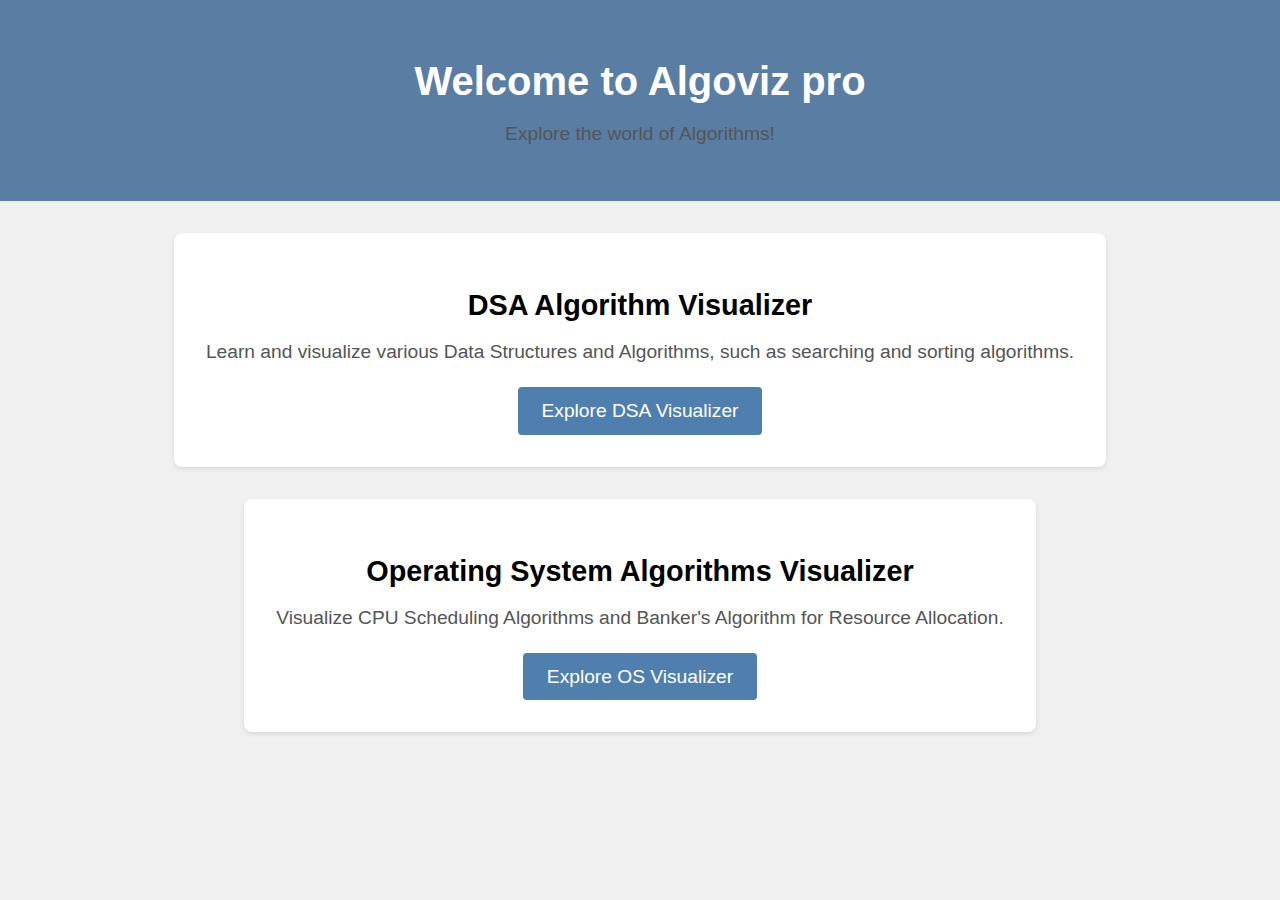
<file: index.html>
<!DOCTYPE html>
<html lang="en">
<head>
  <meta charset="UTF-8">
  <meta name="viewport" content="width=device-width, initial-scale=1.0">
  <title>Algoviz pro</title>
  <link rel="stylesheet" href="style.css">
</head>
<body>
  <header>
    <h1>Welcome to Algoviz pro</h1>
    <p>Explore the world of Algorithms!</p>
  </header>
  <main>
    <section>
      <h2>DSA Algorithm Visualizer</h2>
      <p>Learn and visualize various Data Structures and Algorithms, such as searching and sorting algorithms.</p>
      <a href="dsa.html" class="btn">Explore DSA Visualizer</a>
    </section>
    <section>
      <h2>Operating System Algorithms Visualizer</h2>
      <p>Visualize CPU Scheduling Algorithms and Banker's Algorithm for Resource Allocation.</p>
      <a href="os.html" class="btn">Explore OS Visualizer</a>
    </section>
  </main>
  
</body>
</html>
</file>
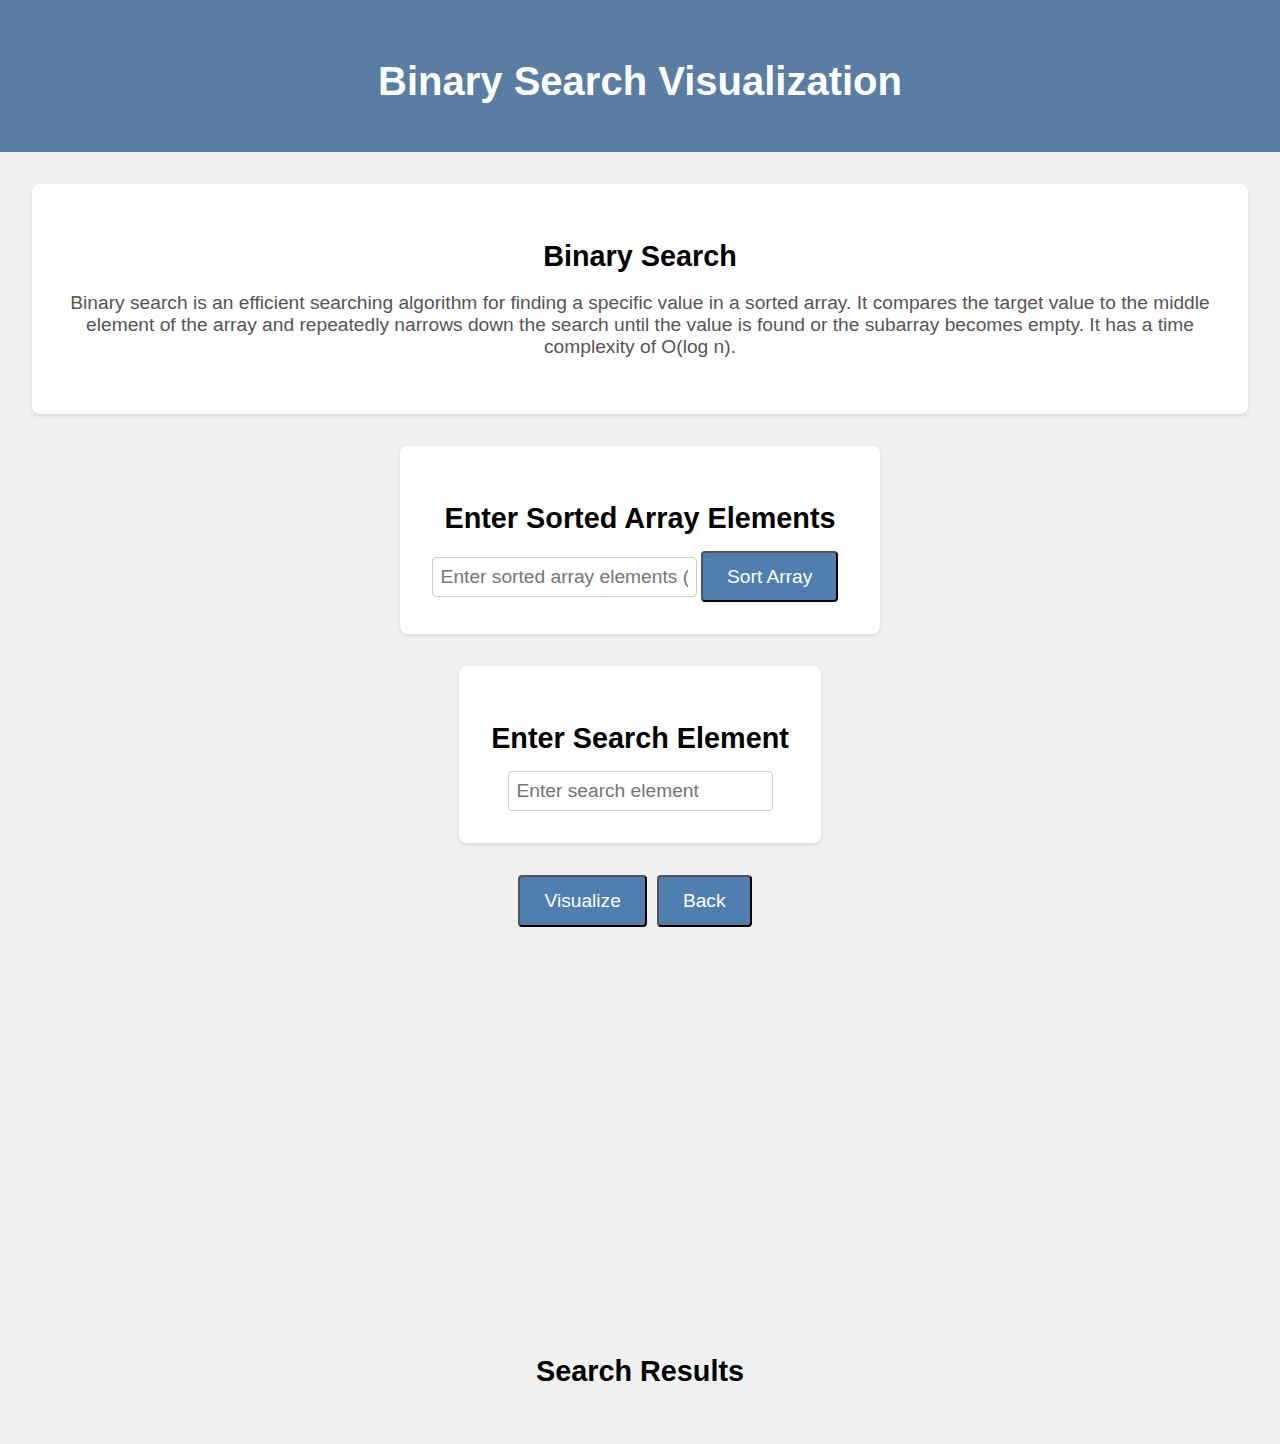
<file: binary.html>
<!DOCTYPE html>
<html>
<head>
  <title>Binary Search Visualization</title>
  <link rel="stylesheet" href="binary.css">
</head>
<body>
  <header>
    <h1>Binary Search Visualization</h1>
  </header>

  <main>
    <section>
      <h2>Binary Search</h2>
      <p>
        Binary search is an efficient searching algorithm for finding a specific value in a sorted array. It compares the target
        value to the middle element of the array and repeatedly narrows down the search until the value is found or the
        subarray becomes empty. It has a time complexity of O(log n).
      </p>
    </section>

    <section>
      <h2>Enter Sorted Array Elements</h2>
      <input type="text" id="array-input" placeholder="Enter sorted array elements (comma-separated)">
      <button id="sort-button" onclick="sortArray()">Sort Array</button>
    </section>

    <section>
      <h2>Enter Search Element</h2>
      <input type="text" id="search-element" placeholder="Enter search element">
    </section>

    <div id="buttons">
      <button id="visualize-button" onclick="visualizeBinarySearch()">Visualize</button>
      <button id="back-button" onclick="goBackToHomePage()">Back</button>
    </div>
    <div id="visualization">
      <canvas id="canvas" width="800" height="400"></canvas>
    </div>
    <div id="results">
      <h2>Search Results</h2>
      <p id="time-taken"></p>
      <p id="result-message"></p>
    </div>
  </main>

  <script src="binary.js"></script>
</body>
</html>
</file>
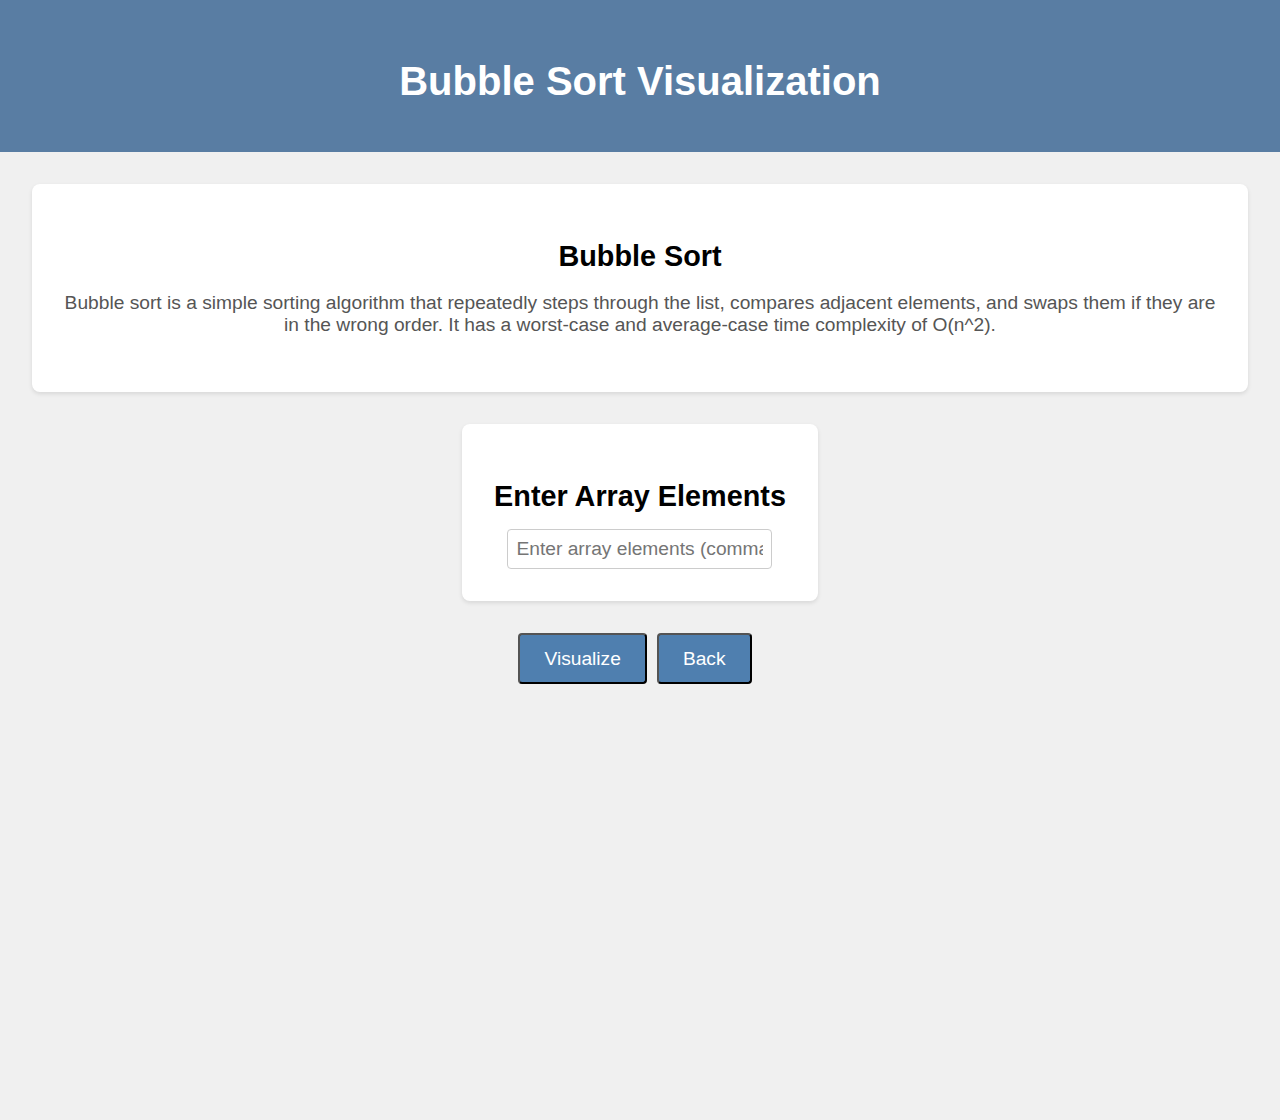
<file: bubble.html>
<!DOCTYPE html>
<html>
<head>
  <title>Bubble Sort Visualization</title>
  <link rel="stylesheet" href="bubble.css">
</head>
<body>
  <header>
    <h1>Bubble Sort Visualization</h1>
  </header>

  <main>
    <section>
      <h2>Bubble Sort</h2>
      <p>
        Bubble sort is a simple sorting algorithm that repeatedly steps through the list, compares adjacent elements, and swaps them
        if they are in the wrong order. It has a worst-case and average-case time complexity of O(n^2).
      </p>
    </section>

    <section>
      <h2>Enter Array Elements</h2>
      <input type="text" id="array-input" placeholder="Enter array elements (comma-separated)">
    </section>

    <div id="buttons">
      <button id="visualize-button" onclick="visualizeBubbleSort()">Visualize</button>
      <button id="back-button" onclick="goBackToHomePage()">Back</button>
    </div>

    <div id="visualization">
      <canvas id="canvas" width="800" height="400"></canvas>
    </div>
  </main>

  <script src="bubble.js"></script>
</body>
</html>
</file>
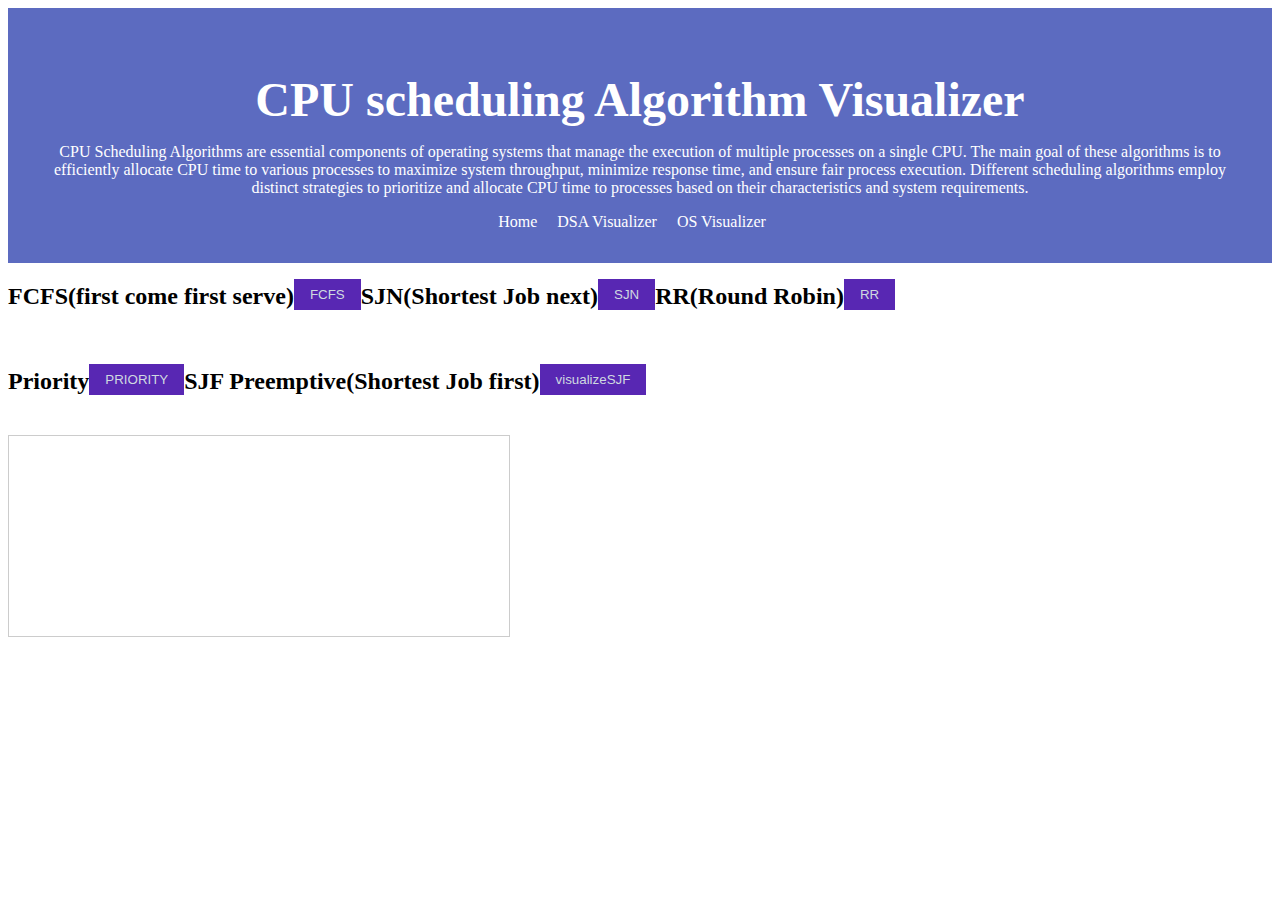
<file: cpu.html>
<!DOCTYPE html>
<html>
<head>
  <title>CPU Scheduling Algorithm Visualizer</title>
  <link rel="stylesheet" href="cpu.css">
</head>
<body>
    
    
        <header>
            <h1>CPU scheduling Algorithm Visualizer</h1>
        <p>CPU Scheduling Algorithms are essential components of operating systems that manage the execution of multiple processes on a single CPU. The main goal of these algorithms is to efficiently allocate CPU time to various processes to maximize system throughput, minimize response time, and ensure fair process execution. Different scheduling algorithms employ distinct strategies to prioritize and allocate CPU time to processes based on their characteristics and system requirements.</p>
        <nav>
          <a href="index.html">Home</a>
          <a href="dsa.html">DSA Visualizer</a>
          <a href="os.html">OS Visualizer</a>
        </nav></header>
       
 
      
      
      <main>
       <div class="button-container">
        <h2>FCFS(first come first serve)</h2>
        <p>
          <button class="button" id="button" onclick="visualizeFCFS()">FCFS</button>
        </p>
    
        <h2>SJN(Shortest Job next)</h2>
        <p>
          <button class="button" id="button" onclick="visualizeSJF()">SJN</button>
        </p>
    
        <h2>RR(Round Robin)</h2>
        <p>
          <button class="button" id="button" onclick="visualizeRR()">RR</button>
        </p>
        </div>
        <br>
        <div class="button-container">
            <h2>Priority</h2>
        <p>
          <button class="button" id="button" onclick="visualizePriority()">PRIORITY</button>
        </p>
    
        <h2>SJF Preemptive(Shortest Job first)</h2>
        <p>
          <button class="button" id="button" onclick="visualizeSJFPreemptive()">visualizeSJF</button>
        </p></div>
        
   
    
    </main>
  <div class="info-container">
    <h3 id="algorithmName"></h3>
    <p id="algorithmDescription"></p>
  </div>

  <div class="visualization-container" id="visualizationContainer"></div>

  <script src="cpu.js"></script>
</body>
</html>
</file>
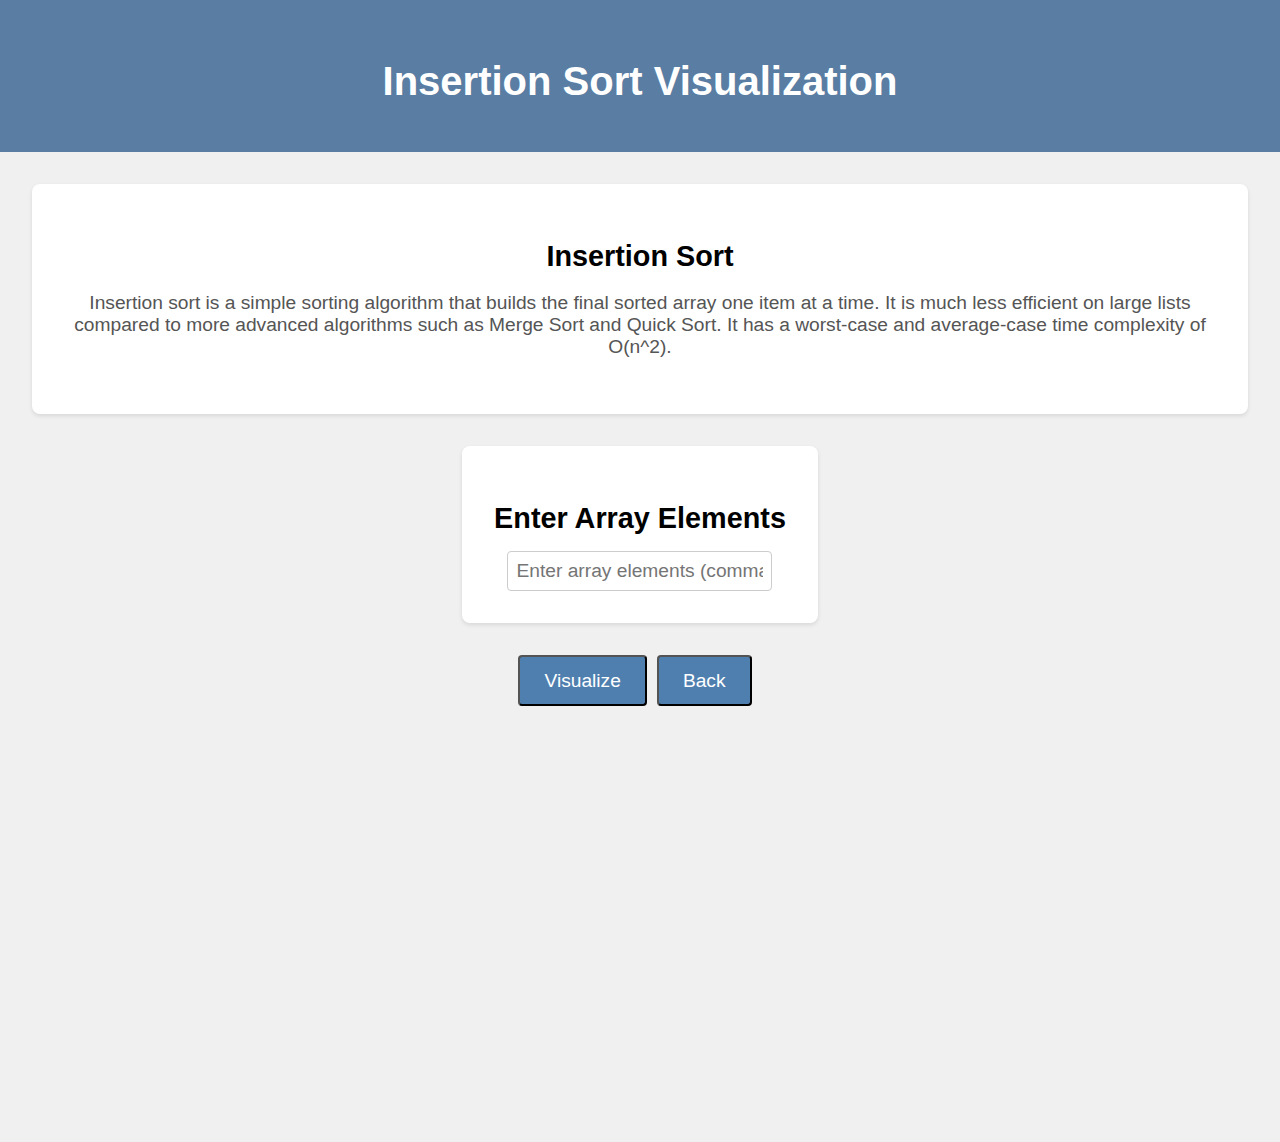
<file: insertion.html>
<!DOCTYPE html>
<html>
<head>
  <title>Insertion Sort Visualization</title>
  <link rel="stylesheet" href="bubble.css">
</head>
<body>
  <header>
    <h1>Insertion Sort Visualization</h1>
  </header>

  <main>
    <section>
      <h2>Insertion Sort</h2>
      <p>
        Insertion sort is a simple sorting algorithm that builds the final sorted array one item at a time. It is much less
        efficient on large lists compared to more advanced algorithms such as Merge Sort and Quick Sort. It has a worst-case and
        average-case time complexity of O(n^2).
      </p>
    </section>

    <section>
      <h2>Enter Array Elements</h2>
      <input type="text" id="array-input" placeholder="Enter array elements (comma-separated)">
    </section>

    <div id="buttons">
      <button id="visualize-button" onclick="visualizeInsertionSort()">Visualize</button>
      <button id="back-button" onclick="goBackToHomePage()">Back</button>
    </div>

    <div id="visualization">
      <canvas id="canvas" width="800" height="400"></canvas>
    </div>
  </main>

  <script src="insertion.js"></script>
</body>
</html>
</file>
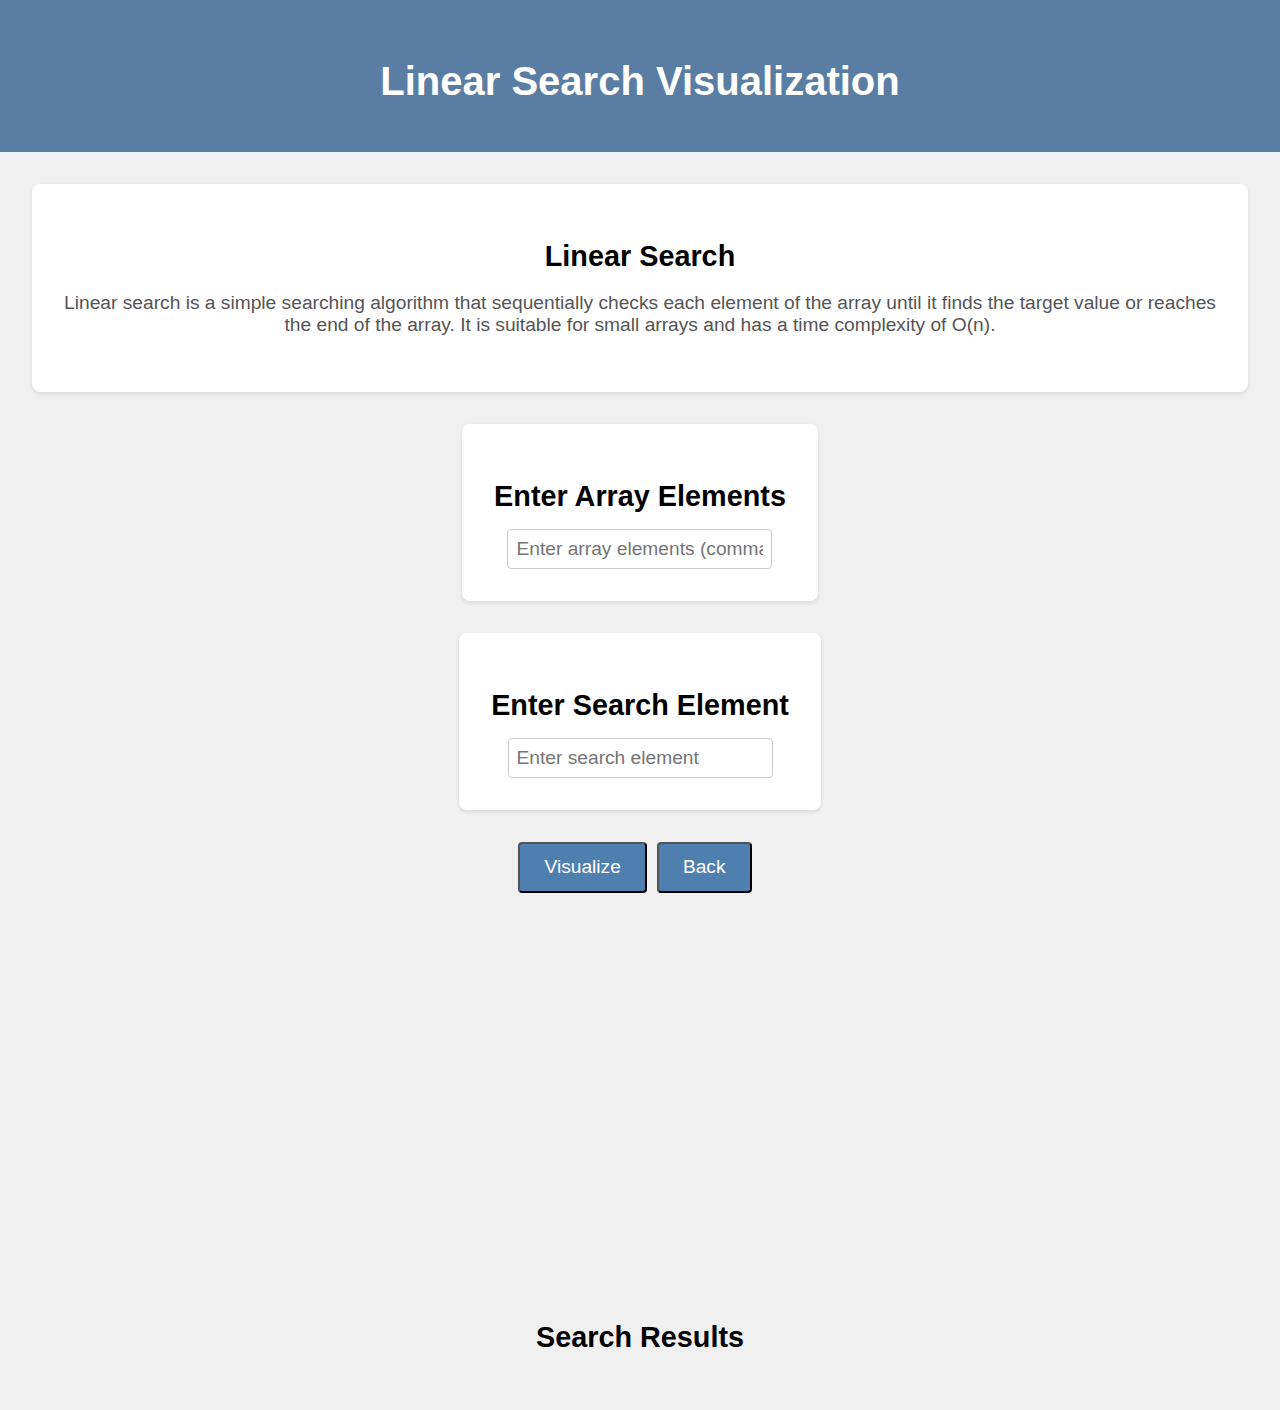
<file: linear.html>
<!DOCTYPE html>
<html>
<head>
  <title>Linear Search Visualization</title>
  <link rel="stylesheet" href="linear.css">
</head>
<body>
  <header>
    <h1>Linear Search Visualization</h1>
  </header>

  <main>
    <section>
      <h2>Linear Search</h2>
      <p>
        Linear search is a simple searching algorithm that sequentially checks each element of the array until it finds the
        target value or reaches the end of the array. It is suitable for small arrays and has a time complexity of O(n).
      </p>
    </section>

    <section>
      <h2>Enter Array Elements</h2>
      <input type="text" id="array-input" placeholder="Enter array elements (comma-separated)">
    </section>

    <section>
      <h2>Enter Search Element</h2>
      <input type="text" id="search-element" placeholder="Enter search element">
    </section>

    <div id="buttons">
      <button id="visualize-button" onclick="visualizeLinearSearch()">Visualize</button>
      <button id="back-button" onclick="goBackToHomePage()">Back</button>
    </div>

    <div id="visualization">
      <canvas id="canvas" width="800" height="400"></canvas>
    </div>

    <div id="results">
      <h2>Search Results</h2>
      <p id="result-message"></p>
    </div>
  </main>

  <script src="linear.js"></script>
</body>
</html>
</file>
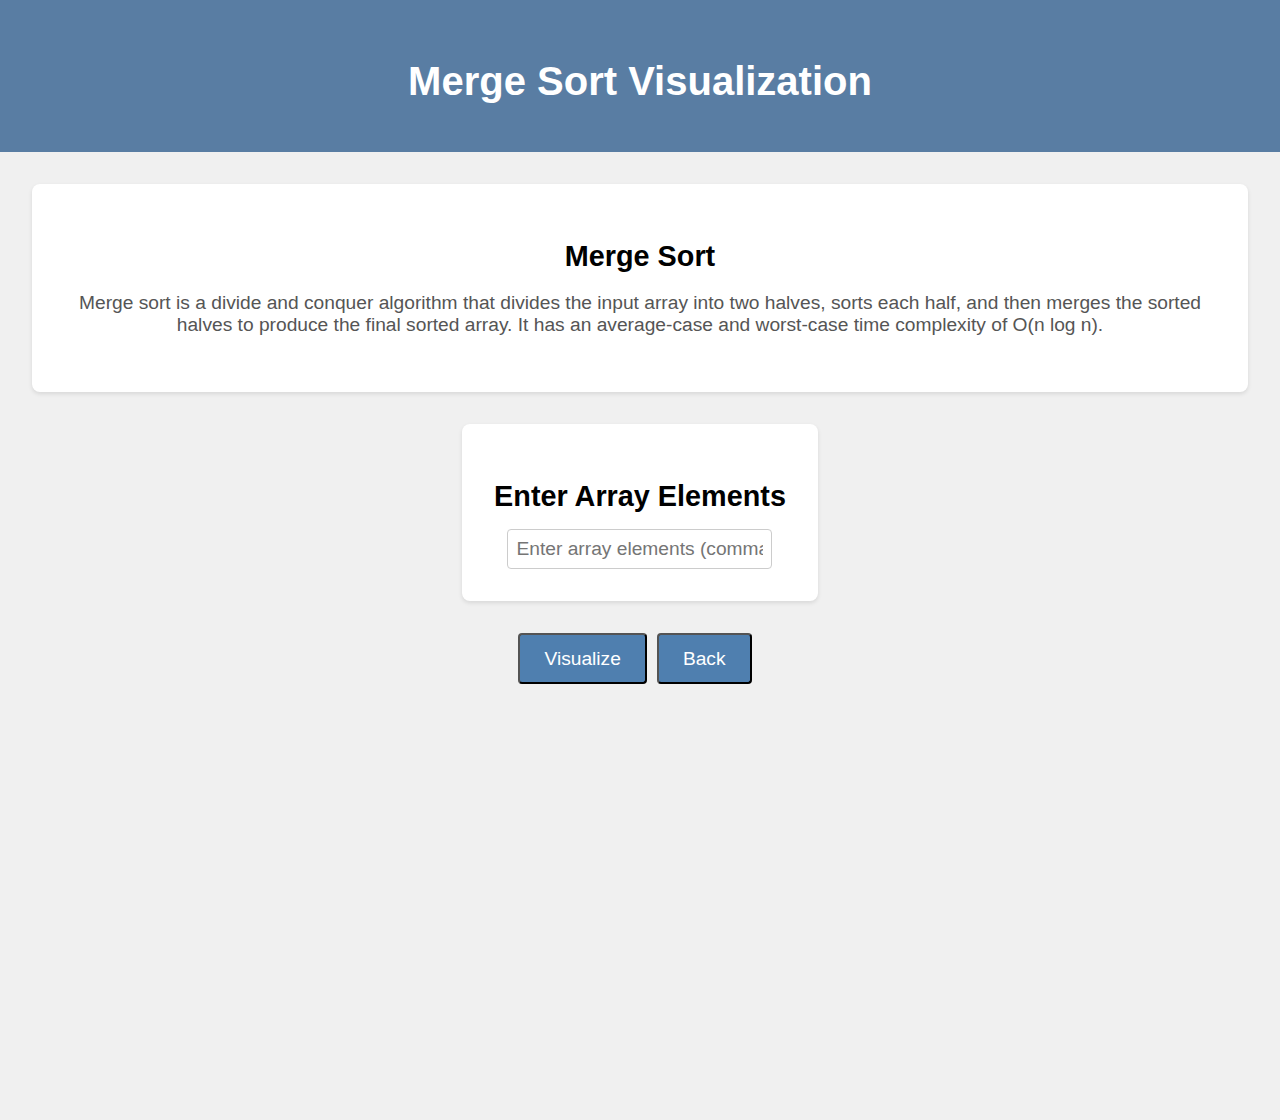
<file: merge.html>
<!DOCTYPE html>
<html>
<head>
  <title>Merge Sort Visualization</title>
  <link rel="stylesheet" href="bubble.css">
</head>
<body>
  <header>
    <h1>Merge Sort Visualization</h1>
  </header>

  <main>
    <section>
      <h2>Merge Sort</h2>
      <p>
        Merge sort is a divide and conquer algorithm that divides the input array into two halves, sorts each half, and then merges
        the sorted halves to produce the final sorted array. It has an average-case and worst-case time complexity of O(n log n).
      </p>
    </section>

    <section>
      <h2>Enter Array Elements</h2>
      <input type="text" id="array-input" placeholder="Enter array elements (comma-separated)">
    </section>

    <div id="buttons">
      <button id="visualize-button" onclick="visualizeMergeSort()">Visualize</button>
      <button id="back-button" onclick="goBackToHomePage()">Back</button>
    </div>

    <div id="visualization">
      <canvas id="canvas" width="800" height="400"></canvas>
    </div>
  </main>

  <script src="merge.js"></script>
</body>
</html>
</file>
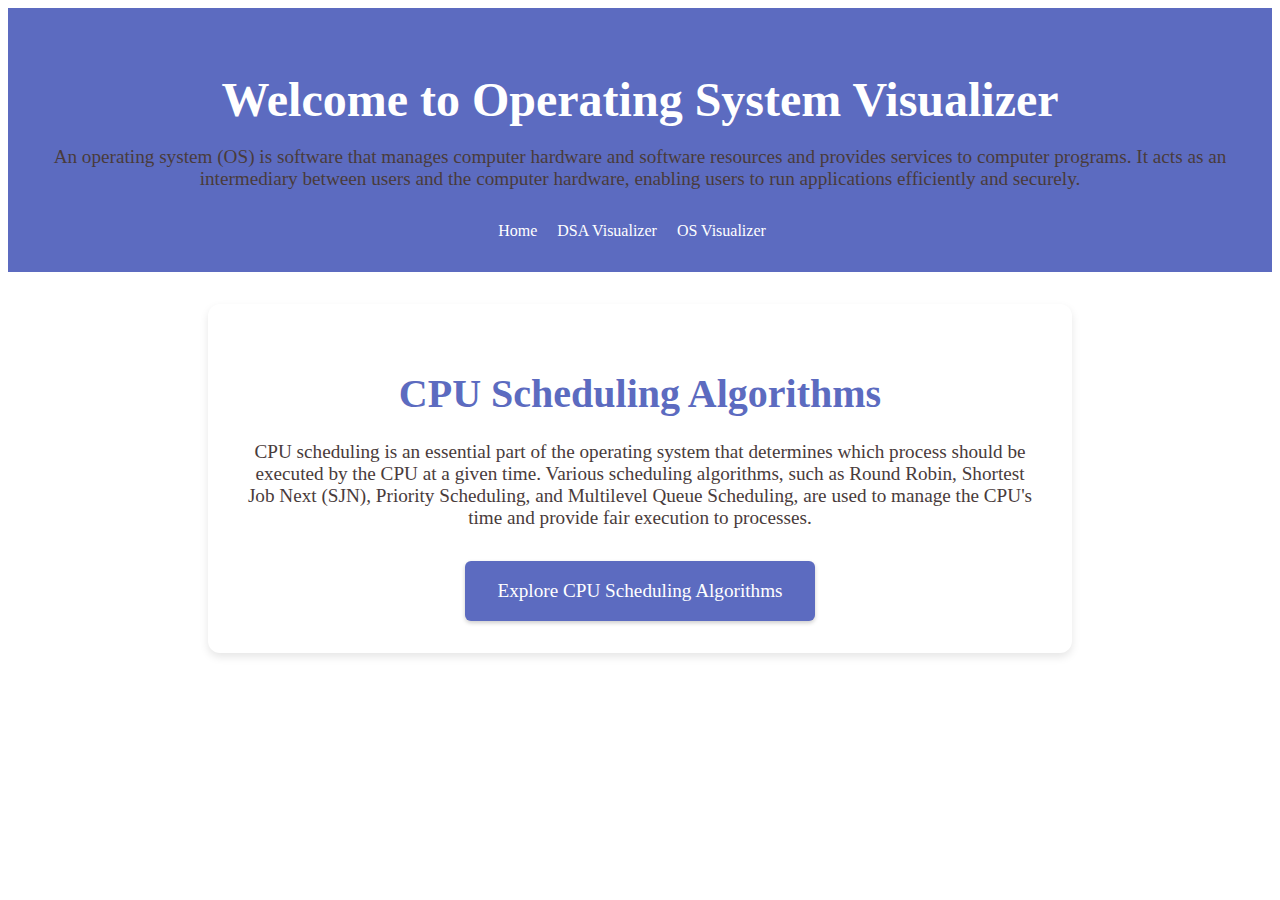
<file: os.html>
<!DOCTYPE html>
<html>
<head>
  <title>OS</title>
  <link rel="stylesheet" href="dsa.css">
</head>
<body>
    <header>
        <h1>Welcome to Operating System Visualizer</h1>
        <p>An operating system (OS) is software that manages computer hardware and software resources and provides services to computer programs. It acts as an intermediary between users and the computer hardware, enabling users to run applications efficiently and securely.</p>
        <nav>
          <a href="index.html">Home</a>
          <a href="dsa.html">DSA Visualizer</a>
          <a href="os.html">OS Visualizer</a>
        </nav>
      </header>
  <main>
    <section>
        <h2>CPU Scheduling Algorithms</h2>
        <p>
          CPU scheduling is an essential part of the operating system that determines which process should be executed by the CPU at a given time. Various scheduling algorithms, such as Round Robin, Shortest Job Next (SJN), Priority Scheduling, and Multilevel Queue Scheduling, are used to manage the CPU's time and provide fair execution to processes.
        </p>
        <a href="cpu.html" class="btn">Explore CPU Scheduling Algorithms</a>
      </section>
  
      
      </section>
  </main>

  
</body>
</html>
</file>
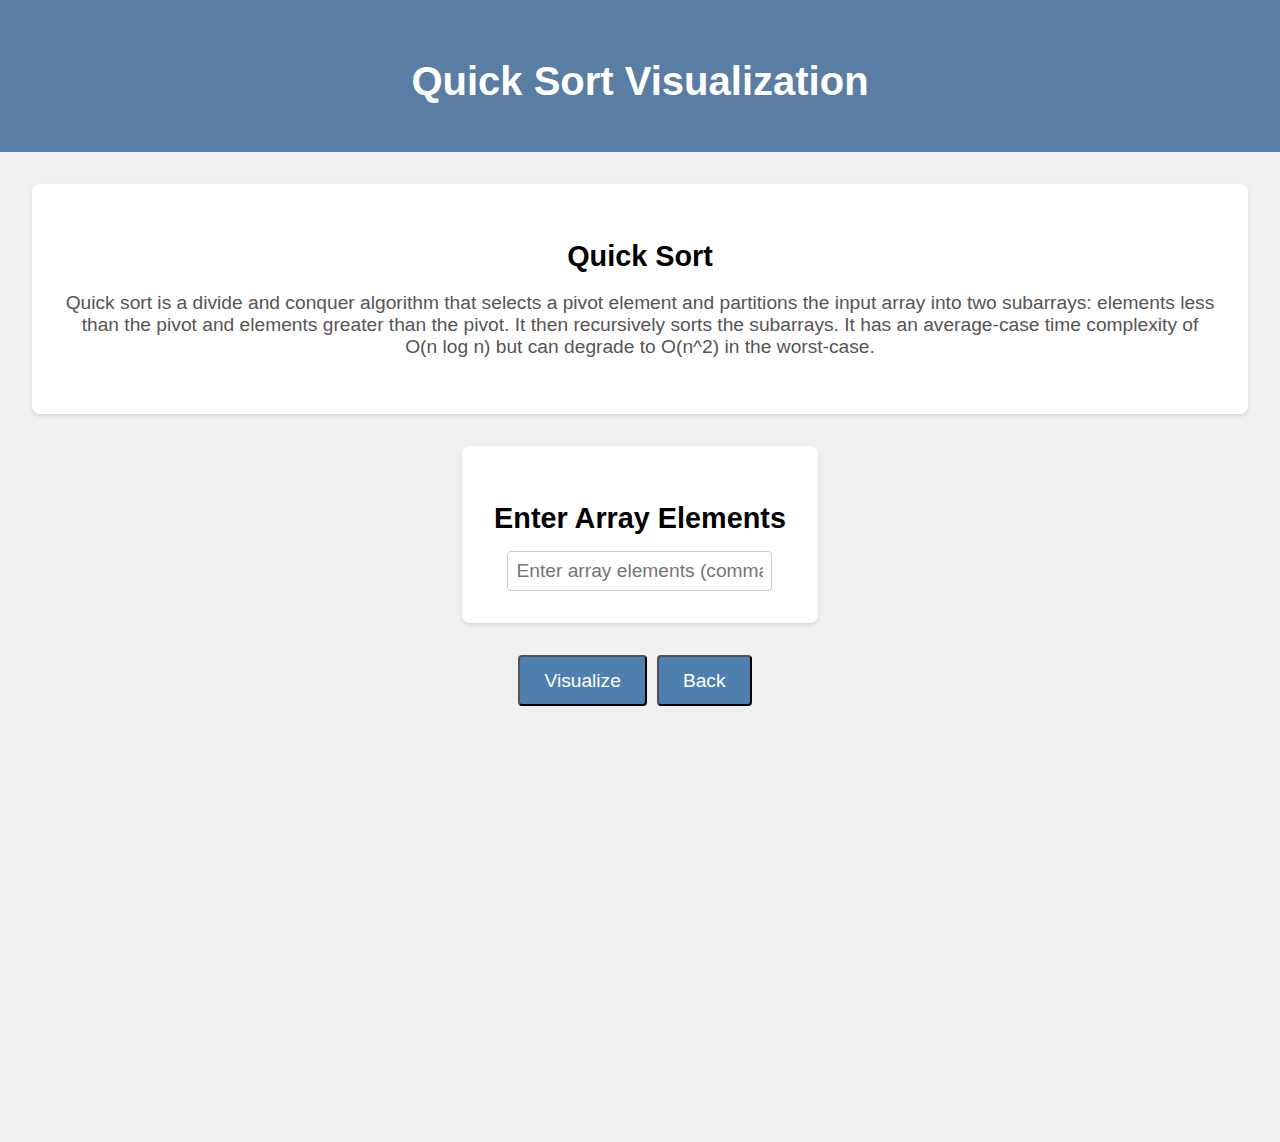
<file: quick.html>
<!DOCTYPE html>
<html>
<head>
  <title>Quick Sort Visualization</title>
  <link rel="stylesheet" href="bubble.css">
</head>
<body>
  <header>
    <h1>Quick Sort Visualization</h1>
  </header>

  <main>
    <section>
      <h2>Quick Sort</h2>
      <p>
        Quick sort is a divide and conquer algorithm that selects a pivot element and partitions the input array into two
        subarrays: elements less than the pivot and elements greater than the pivot. It then recursively sorts the subarrays. It has an average-case time complexity of O(n log n) but can degrade to O(n^2) in the worst-case.
      </p>
    </section>

    <section>
      <h2>Enter Array Elements</h2>
      <input type="text" id="array-input" placeholder="Enter array elements (comma-separated)">
    </section>

    <div id="buttons">
      <button id="visualize-button" onclick="visualizeQuickSort()">Visualize</button>
      <button id="back-button" onclick="goBackToHomePage()">Back</button>
    </div>

    <div id="visualization">
      <canvas id="canvas" width="800" height="400"></canvas>
    </div>
  </main>

  <script src="quick.js"></script>
</body>
</html>
</file>
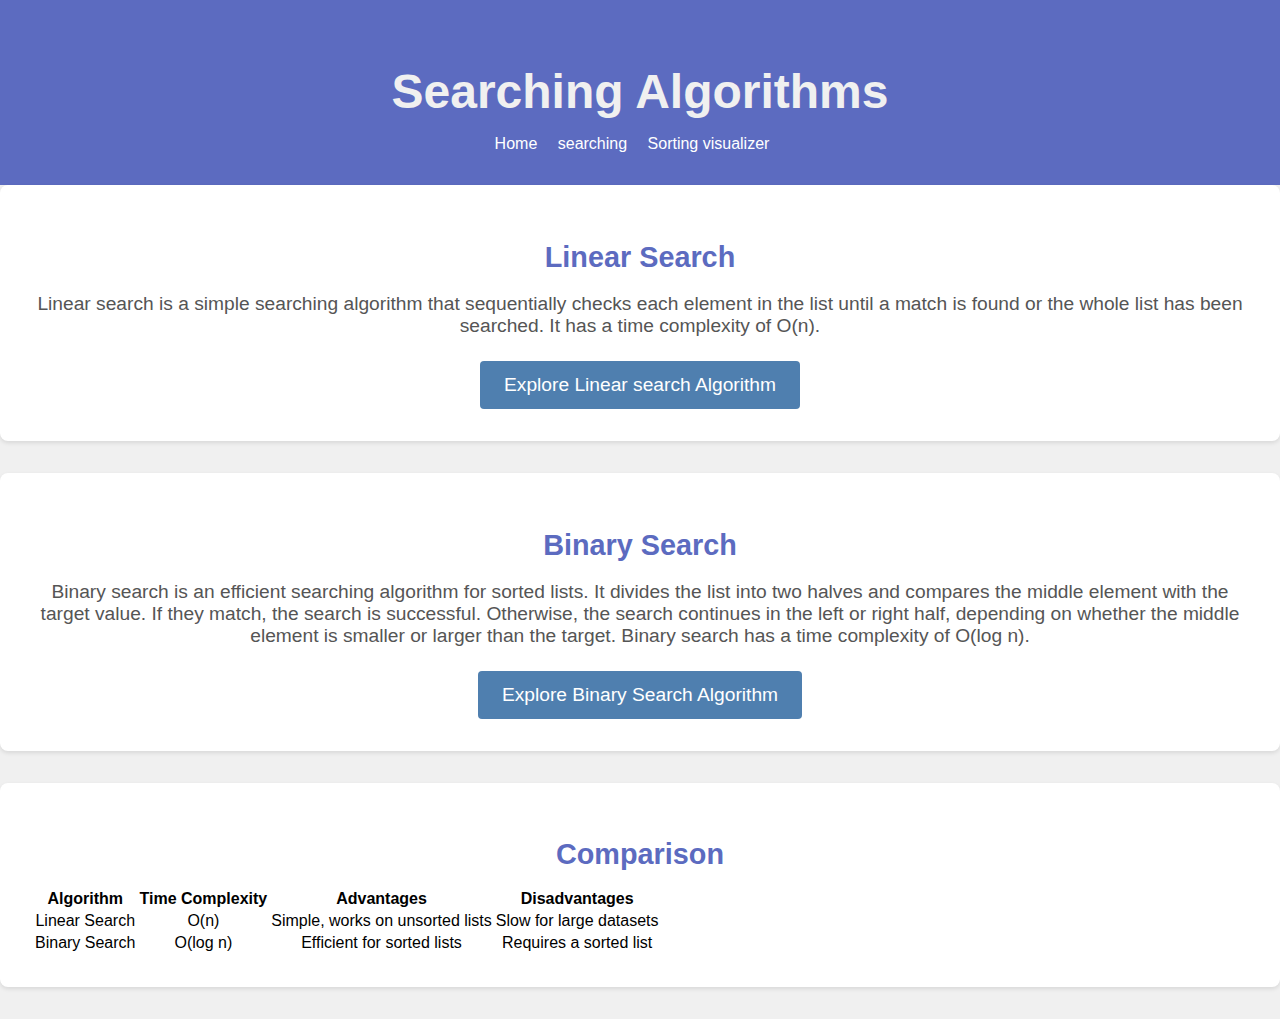
<file: searching.html>
<!DOCTYPE html>
<html>
<head>
  <title>Searching Algorithms Comparison</title>
  <link rel="stylesheet" href="searching.css">
</head>

<body>
  <header>
    <h1>Searching Algorithms</h1>
    <nav>
      <a href="index.html">Home</a>
      <a href="searching.html">searching</a>
      <a href="sorting.html">Sorting visualizer</a>

    </nav>
  </header>
  
 <section>
  <div id="linear-search">
    <h2>Linear Search</h2>
    <p>
      Linear search is a simple searching algorithm that sequentially checks each element in the list
      until a match is found or the whole list has been searched. It has a time complexity of O(n).
    </p>
    <a href="linear.html" class="btn">Explore Linear search Algorithm</a>
  </div>
  </section>
  
   <section>
    <div id="binary-search">
    <h2>Binary Search</h2>
    <p>
      Binary search is an efficient searching algorithm for sorted lists. It divides the list into two halves
      and compares the middle element with the target value. If they match, the search is successful. Otherwise,
      the search continues in the left or right half, depending on whether the middle element is smaller or larger
      than the target. Binary search has a time complexity of O(log n).
    </p>
    <a href="binary.html" class="btn">Explore Binary Search Algorithm</a>
  </div></section>
  <section>
    <h2>Comparison</h2>
  <table>
    <tr>
      <th>Algorithm</th>
      <th>Time Complexity</th>
      <th>Advantages</th>
      <th>Disadvantages</th>
    </tr>
    <tr>
      <td>Linear Search</td>
      <td>O(n)</td>
      <td>Simple, works on unsorted lists</td>
      <td>Slow for large datasets</td>
    </tr>
    <tr>
      <td>Binary Search</td>
      <td>O(log n)</td>
      <td>Efficient for sorted lists</td>
      <td>Requires a sorted list</td>
    </tr>
  </table>
  </section>
</body>
</html>
</file>
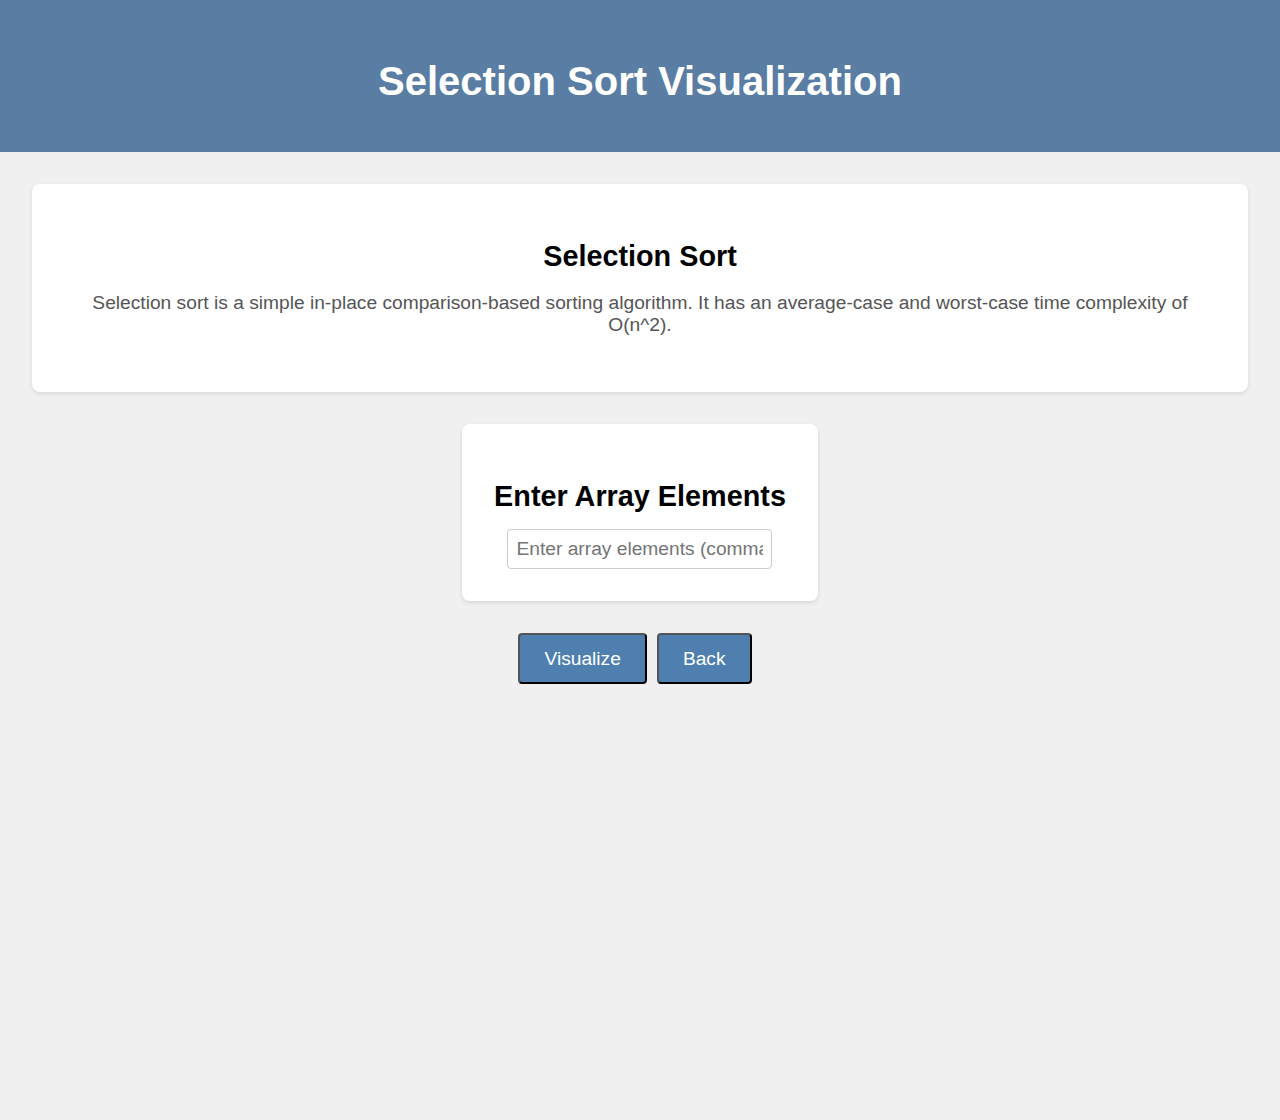
<file: selection.html>
<!DOCTYPE html>
<html>
<head>
  <title>Selection Sort Visualization</title>
  <link rel="stylesheet" href="bubble.css">
</head>
<body>
  <header>
    <h1>Selection Sort Visualization</h1>
  </header>

  <main>
    <section>
      <h2>Selection Sort</h2>
      <p>
        Selection sort is a simple in-place comparison-based sorting algorithm. It has an average-case and worst-case time complexity
        of O(n^2).
      </p>
    </section>

    <section>
      <h2>Enter Array Elements</h2>
      <input type="text" id="array-input" placeholder="Enter array elements (comma-separated)">
    </section>

    <div id="buttons">
      <button id="visualize-button" onclick="visualizeSelectionSort()">Visualize</button>
      <button id="back-button" onclick="goBackToHomePage()">Back</button>
    </div>

    <div id="visualization">
      <canvas id="canvas" width="800" height="400"></canvas>
    </div>
  </main>

  <script src="selection.js"></script>
</body>
</html>
</file>
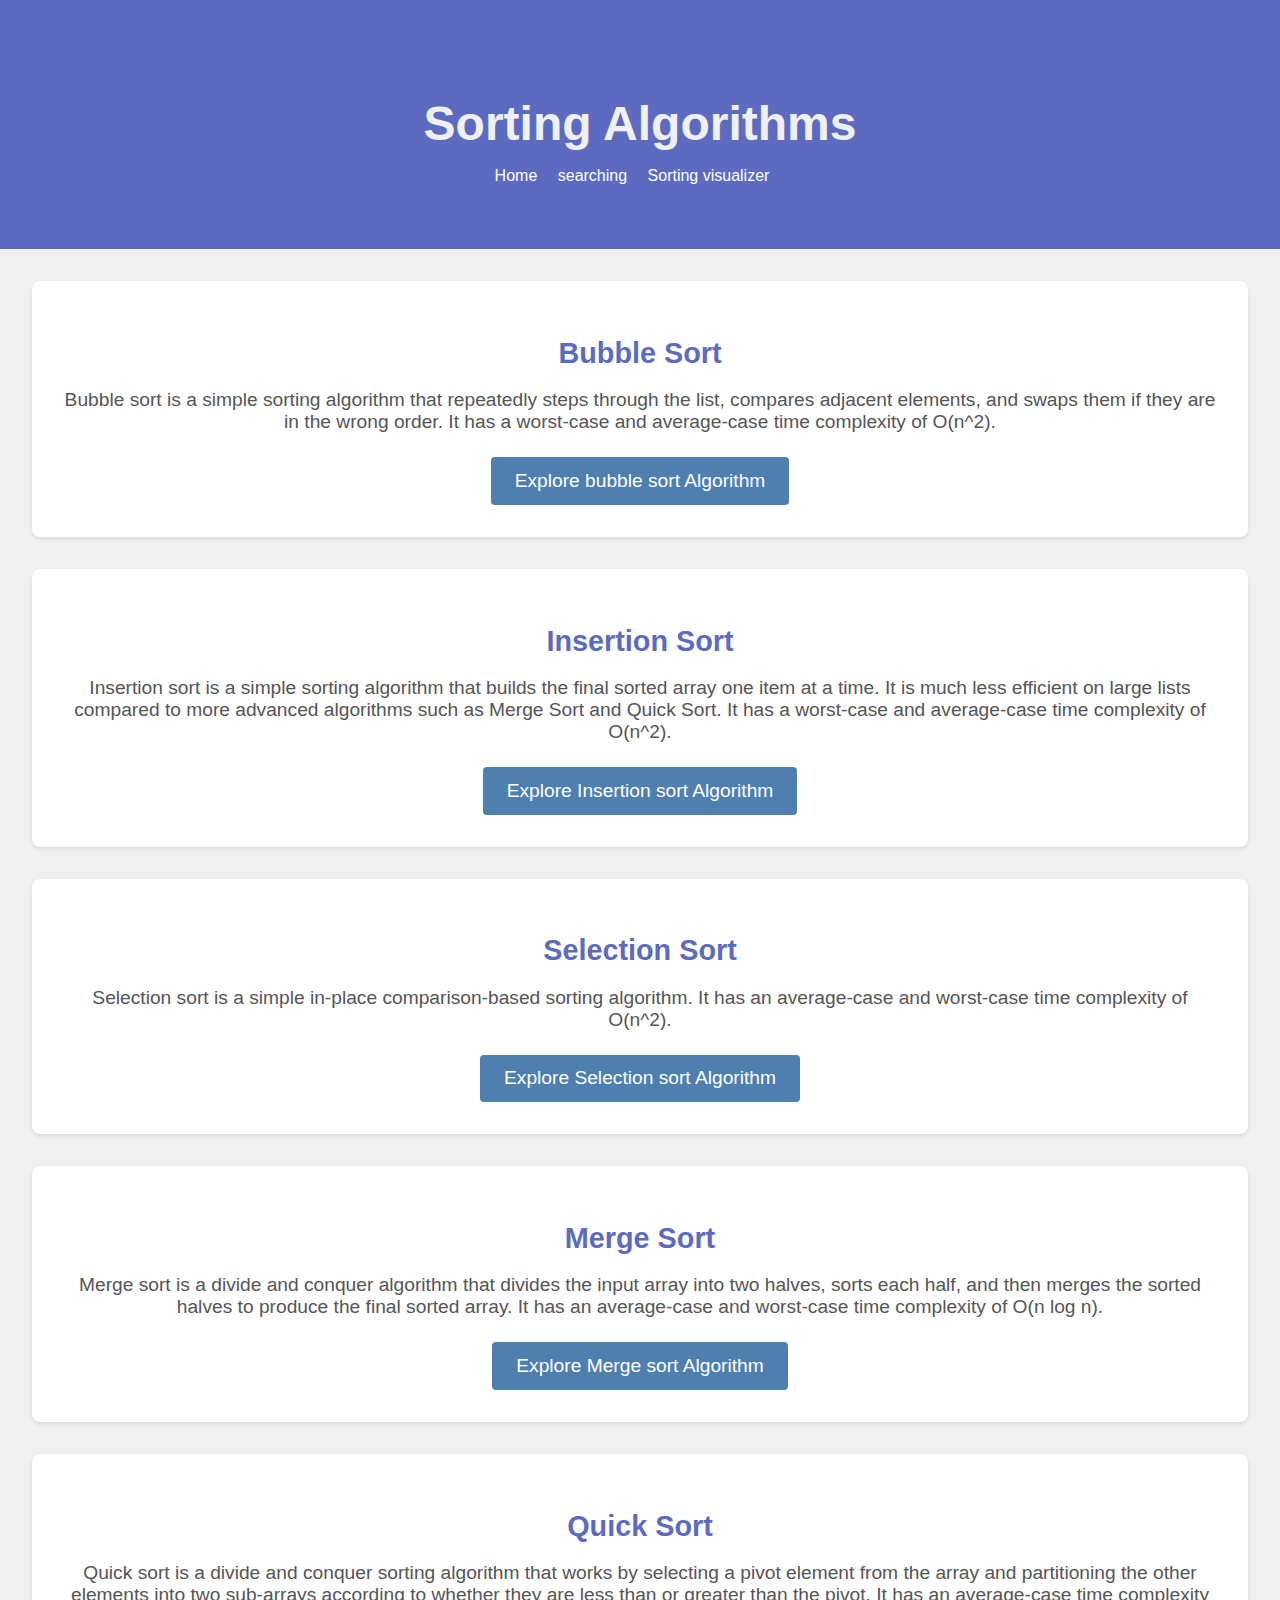
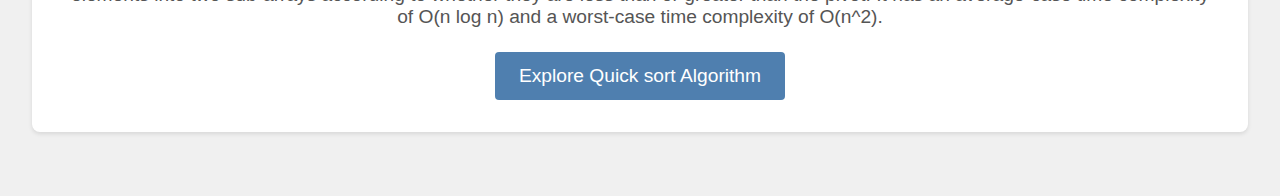
<file: sorting.html>
<!DOCTYPE html>
<html>
<head>
  <title>Sorting Algorithms Visualization</title>
  <link rel="stylesheet" href="sorting.css">
</head>
<body>
  <header>
    <header>
        <h1>Sorting Algorithms</h1>
        <nav>
          <a href="index.html">Home</a>
          <a href="searching.html">searching</a>
          <a href="sorting.html">Sorting visualizer</a>
    
        </nav>
      </header>
  </header>

  <main>
    <section>
      <h2>Bubble Sort</h2>
      <p>
        Bubble sort is a simple sorting algorithm that repeatedly steps through the list, compares adjacent elements, and swaps them
        if they are in the wrong order. It has a worst-case and average-case time complexity of O(n^2).
      </p>
      <a href="bubble.html" class="btn">Explore bubble sort Algorithm</a>
    </section>

    <section>
      <h2>Insertion Sort</h2>
      <p>
        Insertion sort is a simple sorting algorithm that builds the final sorted array one item at a time. It is much less
        efficient on large lists compared to more advanced algorithms such as Merge Sort and Quick Sort. It has a worst-case and
        average-case time complexity of O(n^2).
      </p>
      <a href="insertion.html" class="btn">Explore Insertion sort Algorithm</a>
    </section>

    <section>
      <h2>Selection Sort</h2>
      <p>
        Selection sort is a simple in-place comparison-based sorting algorithm. It has an average-case and worst-case time complexity
        of O(n^2).
      </p>
      <a href="selection.html" class="btn">Explore Selection sort Algorithm</a>
    </section>

    <section>
      <h2>Merge Sort</h2>
      <p>
        Merge sort is a divide and conquer algorithm that divides the input array into two halves, sorts each half, and then merges
        the sorted halves to produce the final sorted array. It has an average-case and worst-case time complexity of O(n log n).
      </p>
      <a href="merge.html" class="btn">Explore Merge sort Algorithm</a>
    </section>

    <section>
      <h2>Quick Sort</h2>
      <p>
        Quick sort is a divide and conquer sorting algorithm that works by selecting a pivot element from the array and partitioning
        the other elements into two sub-arrays according to whether they are less than or greater than the pivot. It has an average-case
        time complexity of O(n log n) and a worst-case time complexity of O(n^2).
      </p>
      <a href="quick.html" class="btn">Explore Quick sort Algorithm</a>
    </section>

    
</body>
</html>
</file>
<file: style.css>
body {
  font-family: Arial, sans-serif;
  margin: 0;
  padding: 0;
  background-color: #f0f0f0;
}

header {
  background-color: #597da3;
  color: #fff;
  text-align: center;
  padding: 2rem;
}

header h1 {
  font-size: 2.5rem;
  margin-bottom: 1rem;
}

main {
  display: flex;
  justify-content: center;
  align-items: center;
  flex-direction: column;
  padding: 2rem;
}

section {
  text-align: center;
  margin-bottom: 2rem;
  background-color: #fff;
  padding: 2rem;
  border-radius: 8px;
  box-shadow: 0 2px 4px rgba(0, 0, 0, 0.1);
}

h2 {
  font-size: 1.8rem;
  margin-bottom: 1rem;
}

p {
  font-size: 1.2rem;
  color: #555;
  margin-bottom: 1.5rem;
}

.btn {
  display: inline-block;
  background-color: #4f7faf;
  color: #fff;
  padding: 0.8rem 1.5rem;
  border-radius: 4px;
  text-decoration: none;
  font-size: 1.2rem;
  transition: background-color 0.3s ease;
}

.btn:hover {
  background-color: #4270a0;
}

@media screen and (max-width: 768px) {
  header h1 {
    font-size: 2rem;
  }
}
</file>
<file: binary.css>
body {
    font-family: Arial, sans-serif;
    margin: 0;
    padding: 0;
    background-color: #f0f0f0;
  }
  
  header {
    background-color: #597da3;
    color: #fff;
    text-align: center;
    padding: 2rem;
  }
  
  header h1 {
    font-size: 2.5rem;
    margin-bottom: 1rem;
  }
  
  main {
    display: flex;
    justify-content: center;
    align-items: center;
    flex-direction: column;
    padding: 2rem;
  }
  
  section {
    text-align: center;
    margin-bottom: 2rem;
    background-color: #fff;
    padding: 2rem;
    border-radius: 8px;
    box-shadow: 0 2px 4px rgba(0, 0, 0, 0.1);
  }
  
  h2 {
    font-size: 1.8rem;
    margin-bottom: 1rem;
  }
  
  p {
    font-size: 1.2rem;
    color: #555;
    margin-bottom: 1.5rem;
  }
  
  input {
    padding: 0.5rem;
    font-size: 1.2rem;
    border: 1px solid #ccc;
    border-radius: 4px;
  }
  
  #buttons {
    display: flex;
  }
  
  button {
    display: inline-block;
    background-color: #4f7faf;
    color: #fff;
    padding: 0.8rem 1.5rem;
    border-radius: 4px;
    text-decoration: none;
    font-size: 1.2rem;
    transition: background-color 0.3s ease;
    margin-right: 10px;
  }
  
  button:disabled {
    background-color: #ccc;
    cursor: not-allowed;
  }
  
  button:hover {
    background-color: #4270a0;
  }
  
  #search-steps {
    margin-top: 2rem;
    text-align: center;
  }
  
  .search-item {
    display: inline-block;
    background-color: #4f7faf;
    color: #fff;
    padding: 10px;
    border-radius: 4px;
    margin: 5px;
    font-size: 1.2rem;
  }
</file>
<file: bubble.css>
body {
	font-family: Arial, sans-serif;
	margin: 0;
	padding: 0;
	background-color: #f0f0f0;
  }
  
  header {
	background-color: #597da3;
	color: #fff;
	text-align: center;
	padding: 2rem;
  }
  
  header h1 {
	font-size: 2.5rem;
	margin-bottom: 1rem;
  }
  
  main {
	display: flex;
	justify-content: center;
	align-items: center;
	flex-direction: column;
	padding: 2rem;
  }
  
  section {
	text-align: center;
	margin-bottom: 2rem;
	background-color: #fff;
	padding: 2rem;
	border-radius: 8px;
	box-shadow: 0 2px 4px rgba(0, 0, 0, 0.1);
  }
  
  h2 {
	font-size: 1.8rem;
	margin-bottom: 1rem;
  }
  
  p {
	font-size: 1.2rem;
	color: #555;
	margin-bottom: 1.5rem;
  }
  
  input {
	padding: 0.5rem;
	font-size: 1.2rem;
	border: 1px solid #ccc;
	border-radius: 4px;
  }
  
  #buttons {
	display: flex;
  }
  
  button {
	display: inline-block;
	background-color: #4f7faf;
	color: #fff;
	padding: 0.8rem 1.5rem;
	border-radius: 4px;
	text-decoration: none;
	font-size: 1.2rem;
	transition: background-color 0.3s ease;
	margin-right: 10px;
  }
  
  button:disabled {
	background-color: #ccc;
	cursor: not-allowed;
  }
  
  button:hover {
	background-color: #4270a0;
  }
  
  #search-steps {
	margin-top: 2rem;
	text-align: center;
  }
  
  .search-item {
	display: inline-block;
	background-color: #4f7faf;
	color: #fff;
	padding: 10px;
	border-radius: 4px;
	margin: 5px;
	font-size: 1.2rem;
  }
</file>
<file: cpu.css>
header h1 {
    font-size: 3rem;
    margin-bottom: 1rem;
  }
  
  nav a {
    color: #fff;
    text-decoration: none;
    margin-right: 1rem;
  }
  
  nav a:hover {
    text-decoration: underline;
  }
  /* Add your CSS styling here */
/* Define styles for container, buttons, input fields, etc. */

.container {
    display: flex;
    justify-content: center;
    align-items: center;
    height: 100vh;
  }
  
  .algorithm-container {
    display: flex;
    flex-direction: column;
    align-items: center;
    margin-bottom: 20px;
  }
  
  .algorithm-container h2 {
    margin-bottom: 10px;
  }
  /* Reset default button styles */

  /* Reset default button styles */
button {
    margin: 0;
    padding: 8px 16px;
    border: none;
    background-color: #5827b3;
    color: #cfd9e0;
    cursor: pointer;
  }
  
  /* Arrange buttons vertically */
  .button-container {
    display: flex;
    flex-direction: row;
  }
  
  
  /* .button-container {
    margin-top: 20px;
  }
  
  .button {
    padding: 10px 20px;
    margin-right: 10px;
    background-color: #3498db;
    color: #fff;
    border: none;
    cursor: pointer;
    font-size: 16px;
  } */
  
  .info-container {
    margin-top: 20px;
    text-align: center;
  }
  
  .visualization-container {
    display: flex;
    justify-content: center;
    align-items: flex-end;
    height: 200px;
    width: 500px;
    border: 1px solid #ccc;
    margin-bottom: 20px;
  }
  
  .bar {
    width: 10px;
    margin-right: 2px;
    background-color: #3498db;
  }
  section {
    text-align: center;
    margin-bottom: 2rem;
    background-color: #fff;
    padding: 2rem;
    border-radius: 12px;
    box-shadow: 0 4px 8px rgba(0, 0, 0, 0.1);
    max-width: 800px;
  }
  header {
    background-color: #5c6bc0;
    color: #fff;
    text-align: center;
    padding: 2rem;
  }
  /* main {
    display: flex;
    justify-content: center;
    align-items: center;
    flex-direction: column;
    padding: 2rem;
  }   */
</file>
<file: linear.css>
body {
  font-family: Arial, sans-serif;
  margin: 0;
  padding: 0;
  background-color: #f0f0f0;
}

header {
  background-color: #597da3;
  color: #fff;
  text-align: center;
  padding: 2rem;
}

header h1 {
  font-size: 2.5rem;
  margin-bottom: 1rem;
}

main {
  display: flex;
  justify-content: center;
  align-items: center;
  flex-direction: column;
  padding: 2rem;
}

section {
  text-align: center;
  margin-bottom: 2rem;
  background-color: #fff;
  padding: 2rem;
  border-radius: 8px;
  box-shadow: 0 2px 4px rgba(0, 0, 0, 0.1);
}

h2 {
  font-size: 1.8rem;
  margin-bottom: 1rem;
}

p {
  font-size: 1.2rem;
  color: #555;
  margin-bottom: 1.5rem;
}

input {
  padding: 0.5rem;
  font-size: 1.2rem;
  border: 1px solid #ccc;
  border-radius: 4px;
}

#buttons {
  display: flex;
}

button {
  display: inline-block;
  background-color: #4f7faf;
  color: #fff;
  padding: 0.8rem 1.5rem;
  border-radius: 4px;
  text-decoration: none;
  font-size: 1.2rem;
  transition: background-color 0.3s ease;
  margin-right: 10px;
}

button:disabled {
  background-color: #ccc;
  cursor: not-allowed;
}

button:hover {
  background-color: #4270a0;
}

#search-steps {
  margin-top: 2rem;
  text-align: center;
}

.search-item {
  display: inline-block;
  background-color: #4f7faf;
  color: #fff;
  padding: 10px;
  border-radius: 4px;
  margin: 5px;
  font-size: 1.2rem;
}
</file>
<file: dsa.css>
header {
    background-color: #5c6bc0;
    color: #fff;
    text-align: center;
    padding: 2rem;
  }
  
  header h1 {
    font-size: 3rem;
    margin-bottom: 1rem;
  }
  
  nav a {
    color: #fff;
    text-decoration: none;
    margin-right: 1rem;
  }
  
  nav a:hover {
    text-decoration: underline;
  }
  
  /* Example styles for sections and buttons */
  main {
    display: flex;
    justify-content: center;
    align-items: center;
    flex-direction: column;
    padding: 2rem;
  }
  
  section {
    text-align: center;
    margin-bottom: 2rem;
    background-color: #fff;
    padding: 2rem;
    border-radius: 12px;
    box-shadow: 0 4px 8px rgba(0, 0, 0, 0.1);
    max-width: 800px;
  }
  
  h2 {
    font-size: 2.5rem;
    margin-bottom: 1.5rem;
    color: #5c6bc0;
  }
  
  p {
    font-size: 1.2rem;
    color: #493b3b;
    margin-bottom: 2rem;
  }
  
  .btn {
    display: inline-block;
    background-color: #5c6bc0;
    color: #fff;
    padding: 1.2rem 2rem;
    border-radius: 6px;
    text-decoration: none;
    font-size: 1.2rem;
    transition: background-color 0.3s ease;
    box-shadow: 0 2px 4px rgba(0, 0, 0, 0.2);
  }
  
  .btn:hover {
    background-color: #3f51b5;
  }
</file>
<file: searching.css>
body {
  font-family: Arial, sans-serif;
  margin: 0;
  padding: 0;
  background-color: #f0f0f0;
}

header {
  background-color: #597da3;
  color: #fff;
  text-align: center;
  padding: 2rem;
}

header h1 {
  font-size: 2.5rem;
  margin-bottom: 1rem;
  color: #5c6bc0;
}

main {
  display: flex;
  justify-content: center;
  align-items: center;
  flex-direction: column;
  padding: 2rem;
}

section {
  text-align: center;
  margin-bottom: 2rem;
  background-color: #fff;
  padding: 2rem;
  border-radius: 8px;
  box-shadow: 0 2px 4px rgba(0, 0, 0, 0.1);
}

h2 {
  font-size: 1.8rem;
  margin-bottom: 1rem;
  color:#5c6bc0;
}

p {
  font-size: 1.2rem;
  color: #555;
  margin-bottom: 1.5rem;
}

.btn {
  display: inline-block;
  background-color: #4f7faf;
  color: #fff;
  padding: 0.8rem 1.5rem;
  border-radius: 4px;
  text-decoration: none;
  font-size: 1.2rem;
  transition: background-color 0.3s ease;
}

.btn:hover {
  background-color: #4270a0;
}
header {
  background-color: #5c6bc0;
  color: #fff;
  text-align: center;
  padding: 2rem;
}

header h1 {
  font-size: 3rem;
  margin-bottom: 1rem;
  color: #f0f0f0;
}

nav a {
  color: #fff;
  text-decoration: none;
  margin-right: 1rem;
}

nav a:hover {
  text-decoration: underline;
}
@media screen and (max-width: 768px) {
  header h1 {
    font-size: 2rem;
  }
}
</file>
<file: sorting.css>
body {
    font-family: Arial, sans-serif;
    margin: 0;
    padding: 0;
    background-color: #f0f0f0;
  }
  
  header {
    background-color: #597da3;
    color: #fff;
    text-align: center;
    padding: 2rem;
  }
  
  header h1 {
    font-size: 2.5rem;
    margin-bottom: 1rem;
    color: #5c6bc0;
  }
  
  main {
    display: flex;
    justify-content: center;
    align-items: center;
    flex-direction: column;
    padding: 2rem;
  }
  
  section {
    text-align: center;
    margin-bottom: 2rem;
    background-color: #fff;
    padding: 2rem;
    border-radius: 8px;
    box-shadow: 0 2px 4px rgba(0, 0, 0, 0.1);
  }
  
  h2 {
    font-size: 1.8rem;
    margin-bottom: 1rem;
    color:#5c6bc0;
  }
  
  p {
    font-size: 1.2rem;
    color: #555;
    margin-bottom: 1.5rem;
  }
  
  .btn {
    display: inline-block;
    background-color: #4f7faf;
    color: #fff;
    padding: 0.8rem 1.5rem;
    border-radius: 4px;
    text-decoration: none;
    font-size: 1.2rem;
    transition: background-color 0.3s ease;
  }
  
  .btn:hover {
    background-color: #4270a0;
  }
  header {
    background-color: #5c6bc0;
    color: #fff;
    text-align: center;
    padding: 2rem;
  }
  
  header h1 {
    font-size: 3rem;
    margin-bottom: 1rem;
    color: #f0f0f0;
  }
  
  nav a {
    color: #fff;
    text-decoration: none;
    margin-right: 1rem;
  }
  
  nav a:hover {
    text-decoration: underline;
  }
  @media screen and (max-width: 768px) {
    header h1 {
      font-size: 2rem;
    }
  }
</file>
